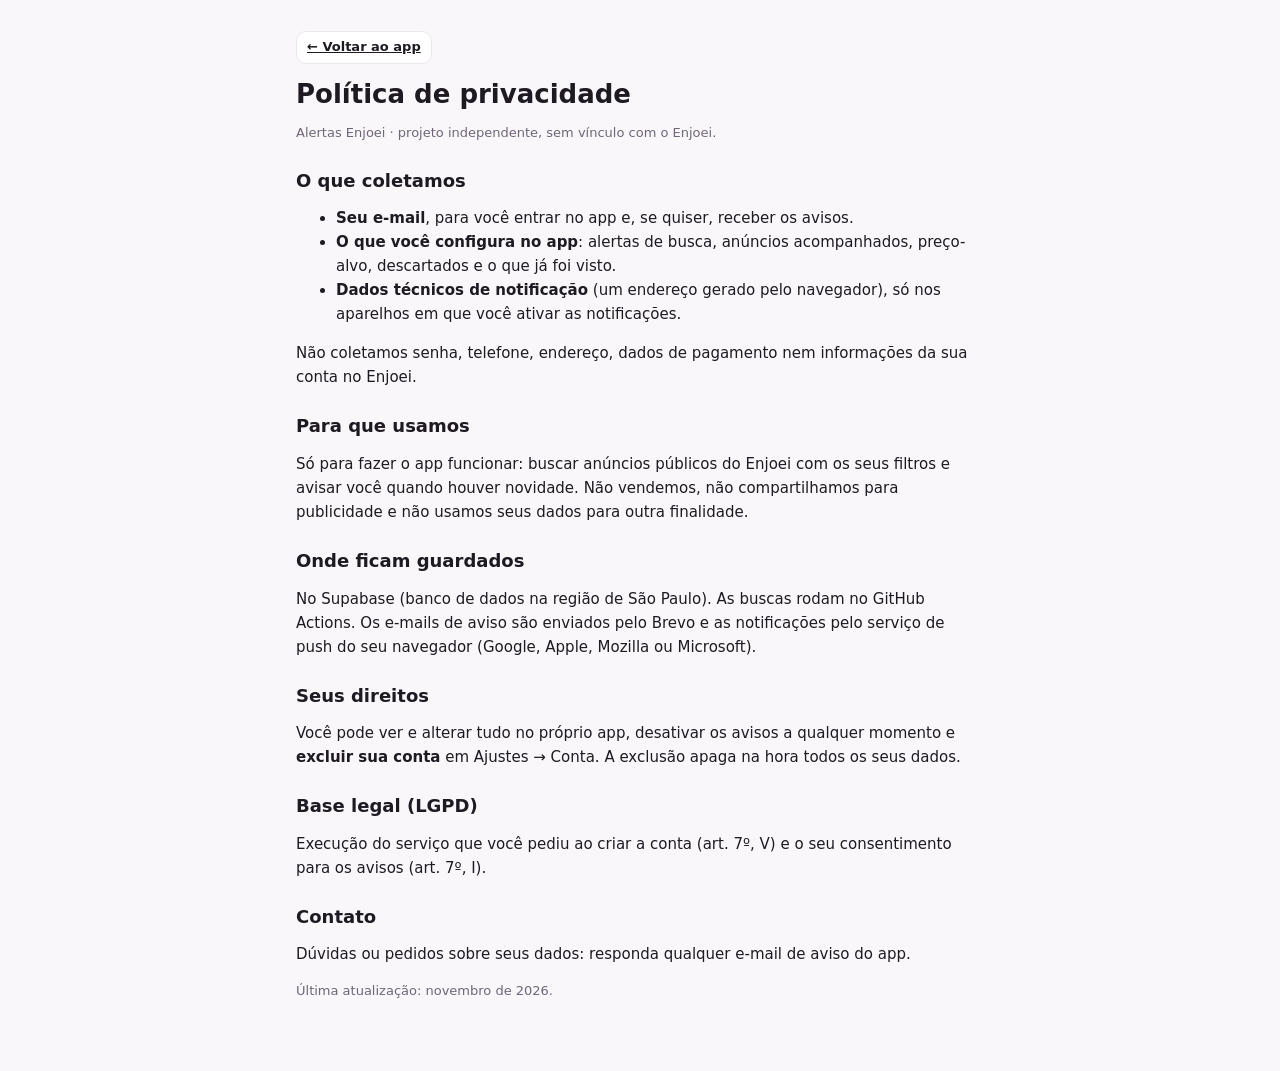
<file: docs/privacidade.html>
<!doctype html>
<html lang="pt-BR">
<head>
<meta charset="utf-8">
<meta name="viewport" content="width=device-width,initial-scale=1">
<title>Privacidade · Alertas Enjoei</title>
<link rel="icon" href="icons/favicon-32.png">
<link rel="stylesheet" href="style.css">
<style>
  main{max-width:720px}
  .doc h1{font-size:26px;margin:8px 0 4px}
  .doc h2{font-size:18px;margin:26px 0 6px}
  .doc p,.doc li{color:var(--txt);line-height:1.6}
  .doc .sub{color:var(--mut)}
  body{padding-bottom:40px}
</style>
</head>
<body>
<main class="doc">
  <p><a href="./" class="btn mini">← Voltar ao app</a></p>
  <h1>Política de privacidade</h1>
  <p class="sub">Alertas Enjoei · projeto independente, sem vínculo com o Enjoei.</p>

  <h2>O que coletamos</h2>
  <ul>
    <li><b>Seu e-mail</b>, para você entrar no app e, se quiser, receber os avisos.</li>
    <li><b>O que você configura no app</b>: alertas de busca, anúncios acompanhados, preço-alvo, descartados e o que já foi visto.</li>
    <li><b>Dados técnicos de notificação</b> (um endereço gerado pelo navegador), só nos aparelhos em que você ativar as notificações.</li>
  </ul>
  <p>Não coletamos senha, telefone, endereço, dados de pagamento nem informações da sua conta no Enjoei.</p>

  <h2>Para que usamos</h2>
  <p>Só para fazer o app funcionar: buscar anúncios públicos do Enjoei com os seus filtros e avisar você quando houver novidade. Não vendemos, não compartilhamos para publicidade e não usamos seus dados para outra finalidade.</p>

  <h2>Onde ficam guardados</h2>
  <p>No Supabase (banco de dados na região de São Paulo). As buscas rodam no GitHub Actions. Os e-mails de aviso são enviados pelo Brevo e as notificações pelo serviço de push do seu navegador (Google, Apple, Mozilla ou Microsoft).</p>

  <h2>Seus direitos</h2>
  <p>Você pode ver e alterar tudo no próprio app, desativar os avisos a qualquer momento e <b>excluir sua conta</b> em Ajustes → Conta. A exclusão apaga na hora todos os seus dados.</p>

  <h2>Base legal (LGPD)</h2>
  <p>Execução do serviço que você pediu ao criar a conta (art. 7º, V) e o seu consentimento para os avisos (art. 7º, I).</p>

  <h2>Contato</h2>
  <p>Dúvidas ou pedidos sobre seus dados: responda qualquer e-mail de aviso do app.</p>
  <p class="sub">Última atualização: novembro de 2026.</p>
</main>
</body>
</html>
</file>
<file: docs/style.css>
:root{
  --rosa:#e6007e;--rosa-2:#b3005f;--rosa-bg:#ffe3f2;
  --bg:#faf7fb;--card:#fff;--txt:#1f1a22;--mut:#6f6677;--linha:#ece6ef;--chip:#f3eef6;
  --verde:#0f8a45;--verde-bg:#dff5e8;--ouro:#b26a00;--ouro-bg:#fff0d1;--cinza:#5d5663;--cinza-bg:#ebe7ee;--verm:#c0172e;
  --sombra:0 1px 2px rgba(40,10,40,.06),0 6px 20px rgba(40,10,40,.07);
  --r:16px;--safe-b:env(safe-area-inset-bottom,0px);
}
@media(prefers-color-scheme:dark){:root{
  --bg:#150f17;--card:#211a24;--txt:#f4eef7;--mut:#a99fb1;--linha:#352c3a;--chip:#2d2432;--rosa-bg:#4a1736;
  --verde:#4fd58a;--verde-bg:#12351f;--ouro:#f3b34a;--ouro-bg:#3b2b0c;--cinza:#c0b8c6;--cinza-bg:#332b38;--verm:#ff6b7f;
  --sombra:0 1px 2px rgba(0,0,0,.4),0 6px 20px rgba(0,0,0,.35)}}
*{box-sizing:border-box;-webkit-tap-highlight-color:transparent}
html{scroll-padding-top:80px}
body{margin:0;background:var(--bg);color:var(--txt);font:15px/1.45 system-ui,-apple-system,"Segoe UI",Roboto,sans-serif;
  padding-bottom:calc(92px + var(--safe-b))}
h1,h2,h3{margin:0;line-height:1.2}
button{font:inherit;color:inherit;cursor:pointer}
a{color:inherit}
[hidden]{display:none!important}

/* topo */
.topo{position:sticky;top:0;z-index:20;background:linear-gradient(135deg,var(--rosa),var(--rosa-2));color:#fff;
  padding-top:env(safe-area-inset-top,0px);box-shadow:0 2px 14px rgba(179,0,95,.35)}
.topo-in{max-width:1100px;margin:auto;padding:12px 16px;display:flex;justify-content:space-between;align-items:center;gap:10px}
.marca{display:flex;align-items:center;gap:10px}
.marca h1{font-size:18px;font-weight:700;letter-spacing:-.01em}
.logo{width:30px;height:30px;border-radius:9px;background:url(icons/icon-192.png) center/cover;box-shadow:0 0 0 2px rgba(255,255,255,.35)}
.topo-dir{display:flex;align-items:center;gap:8px}
.status{font-size:12px;opacity:.9;text-align:right}
.icone{border:0;background:rgba(255,255,255,.18);color:#fff;width:38px;height:38px;border-radius:12px;display:grid;place-items:center}
.icone:active{background:rgba(255,255,255,.3)}
.icone.gira svg{animation:gira 1s linear infinite}
@keyframes gira{to{transform:rotate(360deg)}}
.faixa{background:rgba(0,0,0,.22);font-size:13px;padding:7px 16px;text-align:center}

main{max-width:1100px;margin:auto;padding:16px}
.vazio{color:var(--mut);text-align:center;padding:36px 12px;border:2px dashed var(--linha);border-radius:var(--r)}
.vazio b{display:block;color:var(--txt);font-size:16px;margin-bottom:4px}
.tit-sec{display:flex;justify-content:space-between;align-items:center;gap:8px;margin:4px 0 12px}
.tit-sec h2{font-size:20px;letter-spacing:-.01em}
.sub{color:var(--mut);font-size:13px}

/* botões */
.btn{border:1px solid var(--linha);background:var(--card);border-radius:12px;padding:9px 14px;font-weight:600;display:inline-flex;gap:6px;align-items:center}
.btn:active{transform:scale(.98)}
.btn.pri{background:var(--rosa);border-color:var(--rosa);color:#fff}
.btn.fantasma{background:transparent;border-color:transparent;color:var(--mut)}
.btn.perigo{color:var(--verm)}
.btn.mini{padding:5px 10px;font-size:13px;border-radius:10px}
.btn:disabled{opacity:.55;cursor:wait}
.chip{display:inline-flex;align-items:center;gap:4px;background:var(--chip);color:var(--mut);border-radius:99px;padding:3px 10px;font-size:12px;white-space:nowrap}
.chip.novo{background:var(--rosa-bg);color:var(--rosa);font-weight:700}

/* seção de alerta */
.alerta{background:var(--card);border-radius:var(--r);box-shadow:var(--sombra);margin-bottom:18px;overflow:hidden}
.alerta-cab{padding:14px 14px 10px;display:flex;justify-content:space-between;gap:10px;align-items:flex-start;flex-wrap:wrap}
.alerta-cab h3{font-size:17px;display:flex;align-items:center;gap:6px}
.alerta-tit{cursor:pointer;flex:1 1 260px;min-width:0}
.alerta-tit h3{overflow-wrap:anywhere}
.alerta-tit h3 span{color:var(--mut)}
.alerta.fechado .alerta-cab{padding-bottom:14px}
.chips{display:flex;gap:6px;flex-wrap:wrap;margin-top:6px}
.acoes{display:flex;gap:6px;flex-wrap:wrap}
.alerta.pausado{opacity:.7}
.alerta.pausado h3{text-decoration:line-through}
.grade{display:grid;grid-template-columns:repeat(auto-fill,minmax(152px,1fr));gap:12px;padding:6px 14px 14px}
@media(max-width:560px){
  .grade{grid-template-columns:repeat(2,minmax(0,1fr));gap:8px;padding:4px 10px 12px}
  .item .info{padding:7px 8px 2px}
  .item .titulo{font-size:12.5px}
  .item .preco{font-size:15px}
  .item-acoes{padding:4px 6px 7px;gap:5px}
  .item .ib{height:30px}
  .selo{top:6px;left:6px;font-size:10px;padding:2px 7px}
  .alerta-cab{padding:12px 12px 8px;gap:8px}
  .alerta-tit{flex-basis:100%}
  .acoes{width:100%}
  .acoes .btn.mini{padding:5px 9px}
  .alerta.fechado .alerta-cab{padding:12px}
}
.mais{padding:0 14px 14px;text-align:center}

/* cartão de anúncio */
.item{position:relative;background:var(--card);border:1px solid var(--linha);border-radius:14px;overflow:hidden;display:flex;flex-direction:column}
.item.novo{border:2px solid var(--rosa);box-shadow:0 0 0 4px var(--rosa-bg)}
.item.off{opacity:.62}
.item a.corpo{text-decoration:none;display:block;flex:1}
.item .foto{aspect-ratio:1;background:var(--chip) center/cover no-repeat;width:100%;display:block;object-fit:cover}
.item .info{padding:9px 10px 4px}
.item .meta.idade{font-size:11px}
.item .titulo{font-size:13px;line-height:1.3;max-height:2.6em;overflow:hidden;display:-webkit-box;-webkit-line-clamp:2;-webkit-box-orient:vertical}
.item .meta{color:var(--mut);font-size:12px;margin-top:2px;white-space:nowrap;overflow:hidden;text-overflow:ellipsis}
.preco{font-weight:800;font-size:17px;letter-spacing:-.01em;margin-top:2px}
.preco s{font-weight:400;font-size:12px;color:var(--mut);margin-right:5px}
.selo{position:absolute;top:8px;left:8px;z-index:2;font-size:11px;font-weight:800;padding:3px 8px;border-radius:99px;color:#fff;background:var(--rosa);letter-spacing:.03em}
.selo.verde{background:var(--verde)}.selo.cinza{background:var(--cinza)}.selo.ouro{background:var(--ouro)}
.item-acoes{display:flex;gap:6px;padding:6px 8px 9px}
.ib{flex:1;border:1px solid var(--linha);background:var(--card);border-radius:10px;height:34px;display:grid;place-items:center;color:var(--mut)}
.ib:active{background:var(--chip)}
.ib.on{color:var(--verde);border-color:var(--verde)}
.ib.x:hover{color:var(--verm)}

/* acompanhando */
.lista{display:grid;grid-template-columns:repeat(auto-fill,minmax(310px,1fr));gap:14px}
.wcard{background:var(--card);border-radius:var(--r);box-shadow:var(--sombra);overflow:hidden;display:flex;flex-direction:column;position:relative}
.wtopo{display:flex;gap:12px;padding:12px}
.wtopo .foto{width:88px;height:88px;border-radius:12px;background:var(--chip) center/cover;flex:none}
.wtopo a{text-decoration:none}
.delta{font-size:13px;font-weight:700}
.delta.queda{color:var(--verde)}.delta.alta{color:var(--verm)}
.spark{padding:0 12px;height:46px}
.spark svg{width:100%;height:46px;display:block}
.wrod{display:flex;gap:6px;flex-wrap:wrap;padding:10px 12px 12px;align-items:center}
.form-linha{display:flex;gap:8px;margin-bottom:16px}
.form-linha input{flex:1}

/* início */
.stats{display:grid;grid-template-columns:repeat(3,1fr);gap:10px;margin-bottom:18px}
.stat{background:var(--card);border-radius:14px;padding:12px 14px;box-shadow:var(--sombra)}
.stat b{display:block;font-size:26px;letter-spacing:-.02em}
.stat span{color:var(--mut);font-size:12px;line-height:1.2;display:block}
.evento{display:flex;gap:12px;background:var(--card);border-radius:14px;padding:10px;margin-bottom:10px;box-shadow:var(--sombra);text-decoration:none;align-items:center}
.evento .foto{width:58px;height:58px;border-radius:10px;background:var(--chip) center/cover;flex:none}
.evento a.lk{display:flex;gap:12px;align-items:center;flex:1;min-width:0;text-decoration:none;color:inherit}
.evento.visto{opacity:.6;box-shadow:none;border:1px solid var(--linha)}
.evento .tx{flex:1;min-width:0}
.evento .tt{font-weight:600;white-space:nowrap;overflow:hidden;text-overflow:ellipsis}
.tag{font-size:11px;font-weight:800;border-radius:99px;padding:2px 8px;display:inline-block;margin-bottom:3px;letter-spacing:.02em}
.tag.novo{background:var(--rosa-bg);color:var(--rosa)}.tag.queda,.tag.alvo{background:var(--verde-bg);color:var(--verde)}
.tag.alta{background:var(--ouro-bg);color:var(--ouro)}.tag.vendido,.tag.removido{background:var(--cinza-bg);color:var(--cinza)}

/* ajustes */
.cartao{background:var(--card);border-radius:var(--r);box-shadow:var(--sombra);padding:16px;margin-bottom:14px}
.cartao h3{font-size:16px;margin-bottom:6px}
.cartao p{margin:6px 0;color:var(--mut);font-size:14px}
.cartao ol{color:var(--mut);font-size:14px;padding-left:20px;margin:6px 0}
code{background:var(--chip);padding:1px 6px;border-radius:6px;font-size:13px}

/* formulários */
label{display:flex;flex-direction:column;gap:4px;font-size:12px;font-weight:600;color:var(--mut)}
input{font:inherit;font-size:16px;padding:10px 12px;border:1px solid var(--linha);border-radius:12px;background:var(--bg);color:var(--txt);width:100%;min-width:0}
input:focus{outline:2px solid var(--rosa);outline-offset:0;border-color:transparent}
.campos{display:grid;grid-template-columns:1fr 1fr;gap:10px}
.campos .cheio{grid-column:1/-1}

/* folha (diálogo) */
dialog{border:0;padding:0;background:transparent;max-width:none;max-height:none;width:100%;height:100%;color:var(--txt)}
dialog::backdrop{background:rgba(20,5,25,.55);backdrop-filter:blur(2px)}
dialog[open]{display:flex;align-items:flex-end;justify-content:center}
.folha-in{background:var(--card);width:100%;max-width:520px;border-radius:22px 22px 0 0;padding:18px 18px calc(18px + var(--safe-b));
  max-height:92dvh;overflow:auto;animation:sobe .22s ease-out}
@keyframes sobe{from{transform:translateY(30px);opacity:0}}
.folha-in h2{font-size:19px;margin-bottom:12px}
.folha-bt{display:flex;gap:8px;justify-content:flex-end;margin-top:16px}
@media(min-width:640px){dialog[open]{align-items:center}.folha-in{border-radius:22px}}

/* abas inferiores */
.abas{position:fixed;left:50%;transform:translateX(-50%);bottom:calc(12px + var(--safe-b));z-index:30;display:flex;gap:2px;
  background:var(--card);border-radius:22px;padding:6px;box-shadow:0 8px 30px rgba(40,10,40,.22);border:1px solid var(--linha);width:min(94vw,460px)}
.aba{flex:1;border:0;background:transparent;border-radius:16px;padding:7px 4px;display:flex;flex-direction:column;align-items:center;gap:2px;
  font-size:11px;font-weight:600;color:var(--mut);position:relative}
.aba.ativa{background:var(--rosa-bg);color:var(--rosa)}
.aba .pt{position:absolute;top:4px;right:calc(50% - 20px);background:var(--rosa);color:#fff;border-radius:99px;font-size:10px;min-width:17px;height:17px;display:grid;place-items:center;padding:0 4px}

/* toasts / carregando */
.toasts{position:fixed;left:50%;transform:translateX(-50%);bottom:calc(92px + var(--safe-b));z-index:60;display:flex;flex-direction:column;gap:8px;align-items:center;width:min(94vw,460px)}
.toast{background:#2b2230;color:#fff;border-radius:14px;padding:11px 14px;box-shadow:0 8px 24px rgba(0,0,0,.3);display:flex;gap:12px;align-items:center;justify-content:space-between;width:100%;animation:sobe .2s}
.toast button{background:none;border:0;color:#ff9ad0;font-weight:700}
.toast.erro{background:#8e1226}
.esq{background:linear-gradient(90deg,var(--chip),var(--linha),var(--chip));background-size:200% 100%;animation:brilho 1.2s infinite;border-radius:14px;height:150px;margin-bottom:12px}
@keyframes brilho{to{background-position:-200% 0}}
@media(prefers-reduced-motion:reduce){*{animation:none!important}}

/* login */
.login{max-width:420px;margin:24px auto 0;background:var(--card);border-radius:22px;box-shadow:var(--sombra);padding:26px 22px}
.login h2{font-size:22px;margin:14px 0 6px}
.login a{color:var(--rosa)}
.logo-grande{width:64px;height:64px;border-radius:18px;background:url(icons/icon-192.png) center/cover}
</file>
